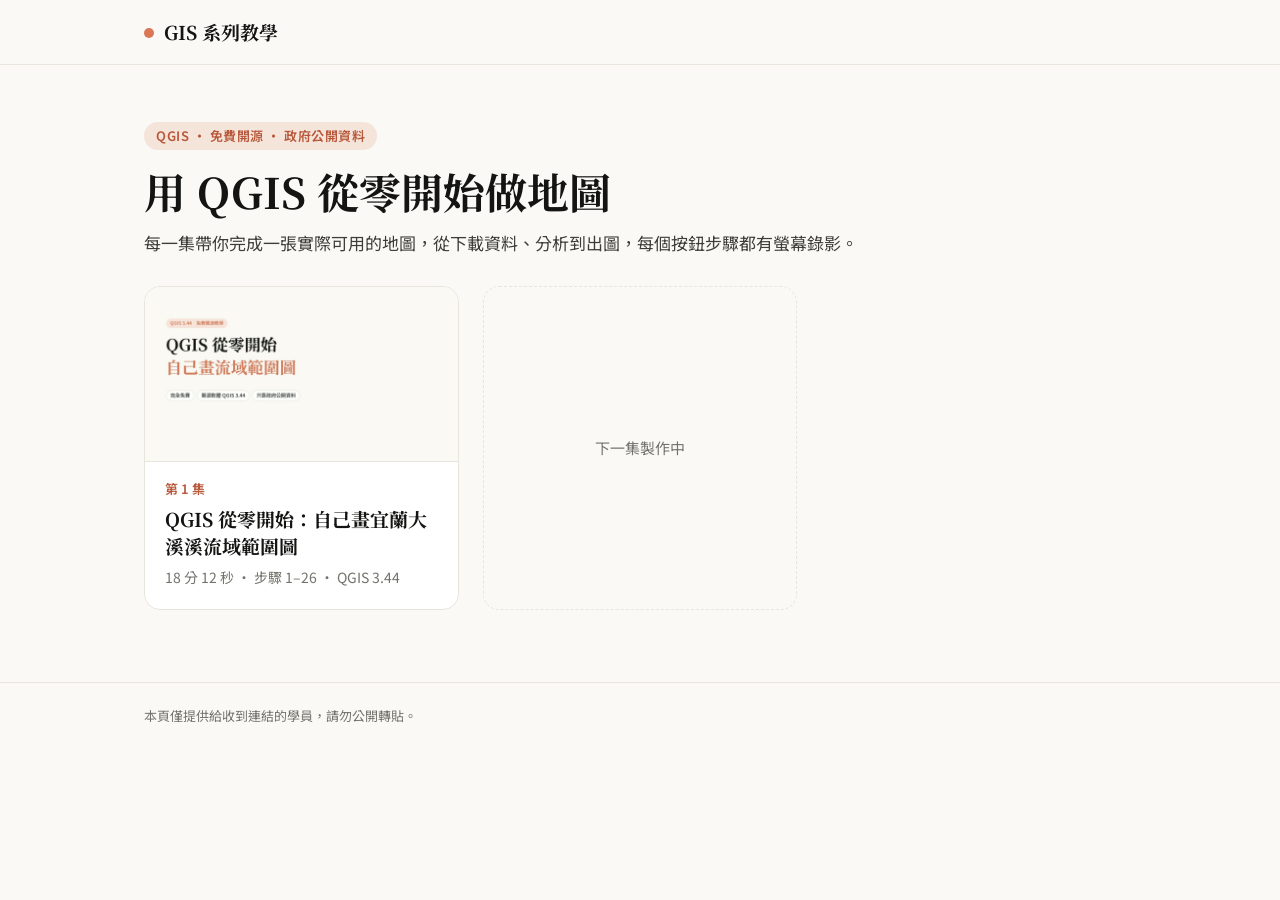
<file: qqcyImNN0tmT/index.html>
<!DOCTYPE html>
<html lang="zh-Hant-TW">
<head>
<meta charset="utf-8">
<meta name="viewport" content="width=device-width, initial-scale=1">
<meta name="robots" content="noindex, nofollow, noarchive">
<meta name="referrer" content="no-referrer">
<title>GIS 系列教學</title>
<link rel="preconnect" href="https://fonts.googleapis.com">
<link rel="preconnect" href="https://fonts.gstatic.com" crossorigin>
<link href="https://fonts.googleapis.com/css2?family=Noto+Sans+TC:wght@400;600;700&family=Noto+Serif+TC:wght@600;700&display=swap" rel="stylesheet">
<link rel="stylesheet" href="../assets/site.css">
</head>
<body>
<header class="site"><div class="wrap"><a class="brand" href="./">GIS 系列教學</a></div></header>

<main class="wrap">
  <section class="hero">
    <span class="kicker">QGIS · 免費開源 · 政府公開資料</span>
    <h1>用 QGIS 從零開始做地圖</h1>
    <p class="lead">每一集帶你完成一張實際可用的地圖，從下載資料、分析到出圖，每個按鈕步驟都有螢幕錄影。</p>
  </section>

  <section class="grid">
    <!-- 新增一集：複製下面這個 <a class="card">，改連結、封面、標題 -->
    <a class="card" href="v01/">
      <img src="../assets/v01-poster.jpg" alt="QGIS 從零開始：自己畫流域範圍圖" loading="lazy">
      <div class="body">
        <div class="ep">第 1 集</div>
        <h3>QGIS 從零開始：自己畫宜蘭大溪溪流域範圍圖</h3>
        <div class="meta">18 分 12 秒 · 步驟 1–26 · QGIS 3.44</div>
      </div>
    </a>
    <div class="card soon">下一集製作中</div>
  </section>
</main>

<footer class="site"><div class="wrap">本頁僅提供給收到連結的學員，請勿公開轉貼。</div></footer>
</body>
</html>
</file>
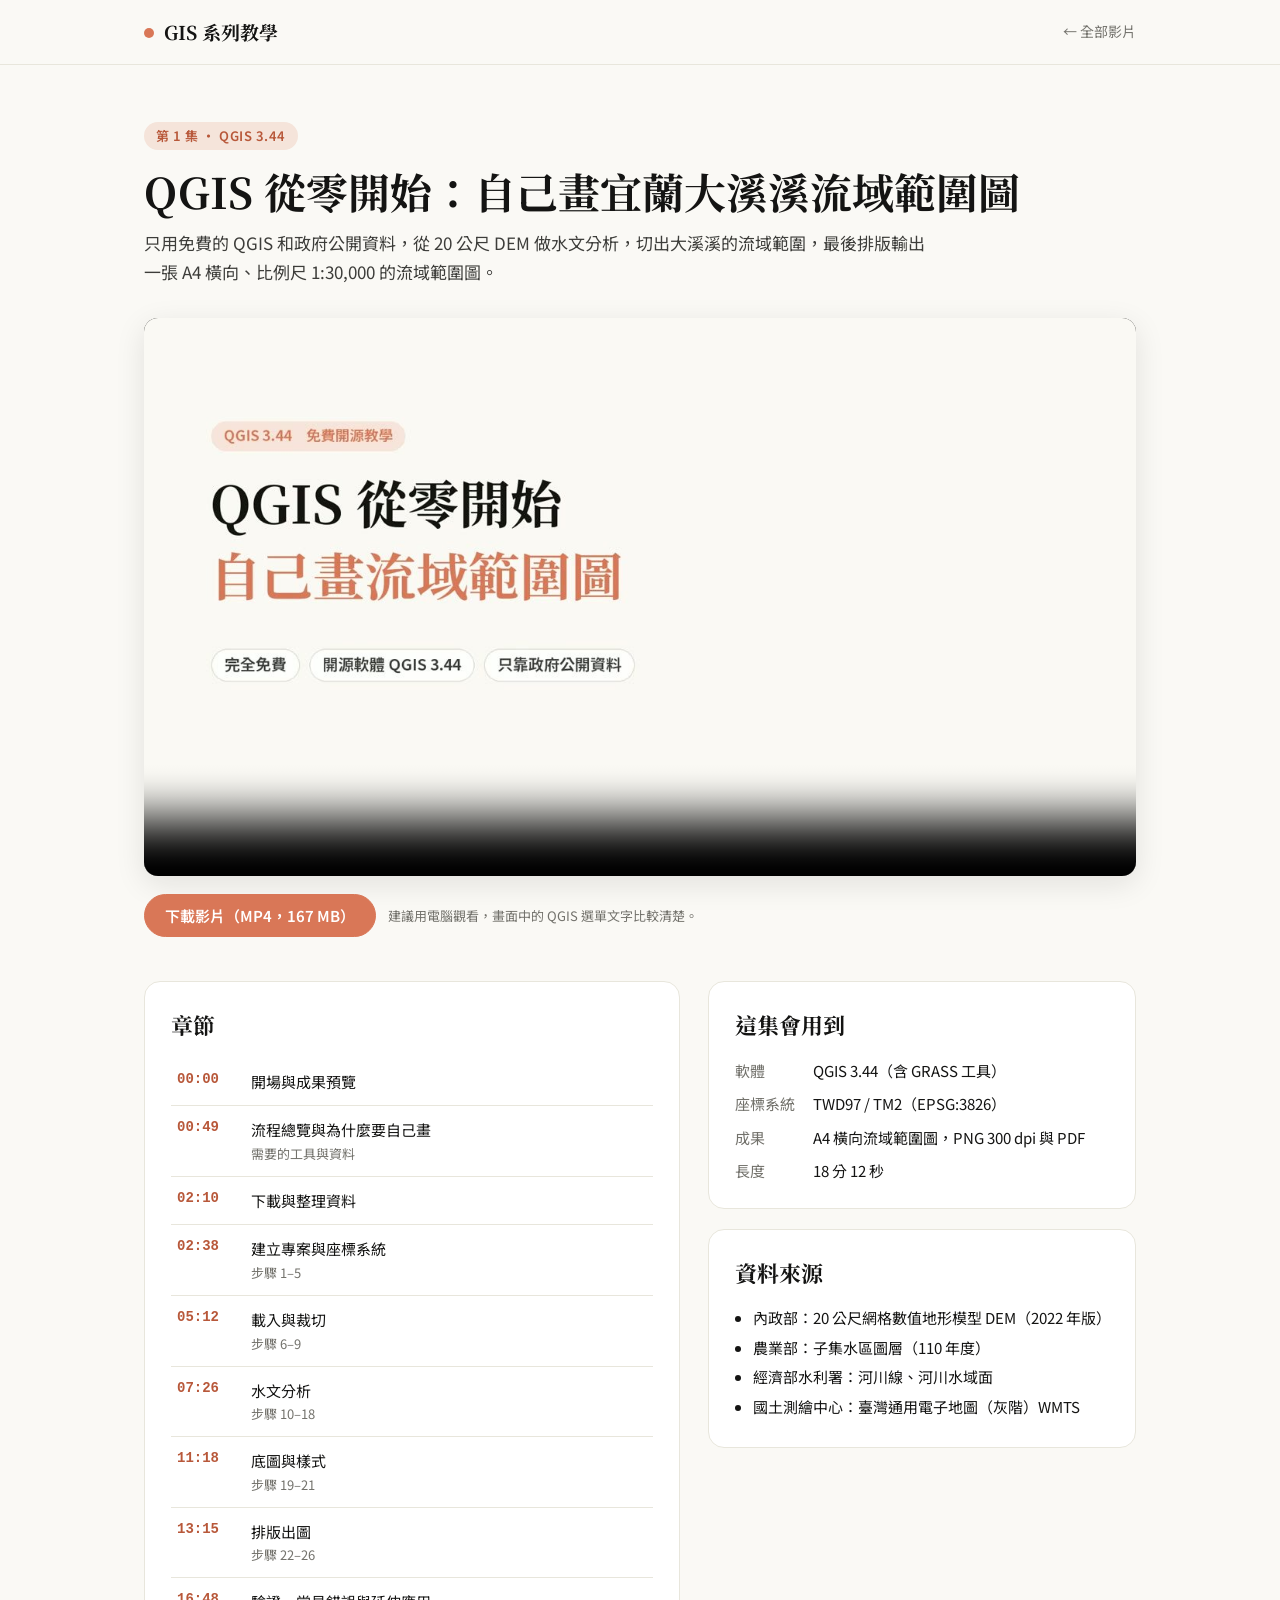
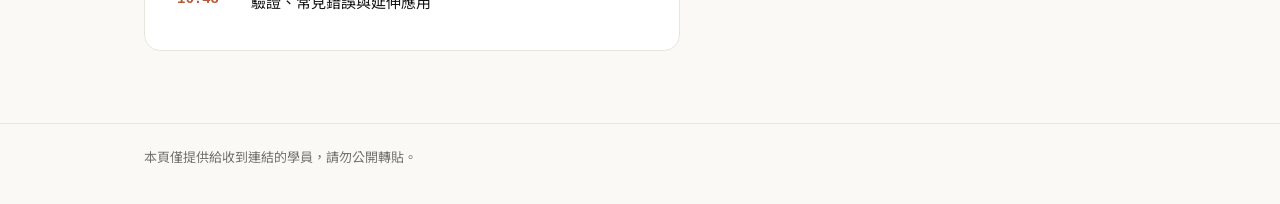
<file: qqcyImNN0tmT/v01/index.html>
<!DOCTYPE html>
<html lang="zh-Hant-TW">
<head>
<meta charset="utf-8">
<meta name="viewport" content="width=device-width, initial-scale=1">
<meta name="robots" content="noindex, nofollow, noarchive">
<meta name="referrer" content="no-referrer">
<title>第 1 集｜QGIS 從零開始：自己畫宜蘭大溪溪流域範圍圖</title>
<link rel="preconnect" href="https://fonts.googleapis.com">
<link rel="preconnect" href="https://fonts.gstatic.com" crossorigin>
<link href="https://fonts.googleapis.com/css2?family=Noto+Sans+TC:wght@400;600;700&family=Noto+Serif+TC:wght@600;700&display=swap" rel="stylesheet">
<link rel="stylesheet" href="../../assets/site.css">
</head>
<body>
<header class="site"><div class="wrap">
  <a class="brand" href="../">GIS 系列教學</a>
  <a class="nav-back" href="../">← 全部影片</a>
</div></header>

<main class="wrap">
  <section class="hero" style="padding-bottom:0">
    <span class="kicker">第 1 集 · QGIS 3.44</span>
    <h1>QGIS 從零開始：自己畫宜蘭大溪溪流域範圍圖</h1>
    <p class="lead">只用免費的 QGIS 和政府公開資料，從 20 公尺 DEM 做水文分析，切出大溪溪的流域範圍，最後排版輸出一張 A4 橫向、比例尺 1:30,000 的流域範圍圖。</p>
  </section>

  <section class="player">
    <video id="v" controls preload="metadata" playsinline poster="../../assets/v01-poster.jpg">
      <source src="https://github.com/A3218654/lessons/releases/download/v01/daxi-watershed-qgis.mp4" type="video/mp4">
      你的瀏覽器無法播放影片，請改用下方按鈕下載觀看。
    </video>
    <div class="actions">
      <a class="btn" href="https://github.com/A3218654/lessons/releases/download/v01/daxi-watershed-qgis.mp4" download>下載影片（MP4，167 MB）</a>
      <span class="note">建議用電腦觀看，畫面中的 QGIS 選單文字比較清楚。</span>
    </div>
  </section>

  <section class="cols">
    <div class="panel">
      <h2>章節</h2>
      <ol class="chapters" id="chapters">
        <li><button data-t="0"><span class="t">00:00</span><span class="n">開場與成果預覽</span></button></li>
        <li><button data-t="49"><span class="t">00:49</span><span class="n">流程總覽與為什麼要自己畫<span class="s">需要的工具與資料</span></span></button></li>
        <li><button data-t="130"><span class="t">02:10</span><span class="n">下載與整理資料</span></button></li>
        <li><button data-t="158"><span class="t">02:38</span><span class="n">建立專案與座標系統<span class="s">步驟 1–5</span></span></button></li>
        <li><button data-t="312"><span class="t">05:12</span><span class="n">載入與裁切<span class="s">步驟 6–9</span></span></button></li>
        <li><button data-t="446"><span class="t">07:26</span><span class="n">水文分析<span class="s">步驟 10–18</span></span></button></li>
        <li><button data-t="678"><span class="t">11:18</span><span class="n">底圖與樣式<span class="s">步驟 19–21</span></span></button></li>
        <li><button data-t="795"><span class="t">13:15</span><span class="n">排版出圖<span class="s">步驟 22–26</span></span></button></li>
        <li><button data-t="1008"><span class="t">16:48</span><span class="n">驗證、常見錯誤與延伸應用</span></button></li>
      </ol>
    </div>

    <div>
      <div class="panel">
        <h2>這集會用到</h2>
        <dl class="facts">
          <dt>軟體</dt><dd>QGIS 3.44（含 GRASS 工具）</dd>
          <dt>座標系統</dt><dd>TWD97 / TM2（EPSG:3826）</dd>
          <dt>成果</dt><dd>A4 橫向流域範圍圖，PNG 300 dpi 與 PDF</dd>
          <dt>長度</dt><dd>18 分 12 秒</dd>
        </dl>
      </div>
      <div class="panel">
        <h2>資料來源</h2>
        <ul class="src">
          <li>內政部：20 公尺網格數值地形模型 DEM（2022 年版）</li>
          <li>農業部：子集水區圖層（110 年度）</li>
          <li>經濟部水利署：河川線、河川水域面</li>
          <li>國土測繪中心：臺灣通用電子地圖（灰階）WMTS</li>
        </ul>
      </div>
    </div>
  </section>
</main>

<footer class="site"><div class="wrap">本頁僅提供給收到連結的學員，請勿公開轉貼。</div></footer>

<script>
  const v = document.getElementById('v');
  const btns = [...document.querySelectorAll('#chapters button')];
  btns.forEach(b => b.addEventListener('click', () => {
    v.currentTime = +b.dataset.t;
    v.play();
    v.scrollIntoView({ behavior: 'smooth', block: 'center' });
  }));
  v.addEventListener('timeupdate', () => {
    let cur = 0;
    btns.forEach((b, i) => { if (v.currentTime >= +b.dataset.t) cur = i; });
    btns.forEach((b, i) => b.classList.toggle('on', i === cur));
  });
</script>
</body>
</html>
</file>
<file: assets/site.css>
:root {
  --ivory: #FAF9F5;
  --paper: #FFFFFF;
  --ink: #141413;
  --ink2: #3D3D3A;
  --muted: #73726C;
  --line: #E8E6DC;
  --clay: #D97757;
  --clay-deep: #B8583A;
  --clay-soft: #F5E4DA;
  --serif: "Noto Serif TC", "Songti TC", serif;
  --sans: "Noto Sans TC", "PingFang TC", "Microsoft JhengHei", sans-serif;
}
* { box-sizing: border-box; }
html { background: var(--ivory); }
body { margin: 0; color: var(--ink); font-family: var(--sans); line-height: 1.7; -webkit-font-smoothing: antialiased; }
a { color: var(--clay-deep); }
.wrap { max-width: 1040px; margin: 0 auto; padding: 0 24px; }

header.site { border-bottom: 1px solid var(--line); }
header.site .wrap { display: flex; align-items: center; justify-content: space-between; height: 64px; }
.brand { font-family: var(--serif); font-weight: 700; font-size: 19px; color: var(--ink); text-decoration: none; }
.brand::before { content: ""; display: inline-block; width: 10px; height: 10px; border-radius: 50%; background: var(--clay); margin-right: 10px; vertical-align: 2px; }
.nav-back { font-size: 14px; color: var(--muted); text-decoration: none; }
.nav-back:hover { color: var(--clay-deep); }

.kicker { display: inline-block; font-size: 13px; font-weight: 600; letter-spacing: .04em; color: var(--clay-deep); background: var(--clay-soft); padding: 3px 12px; border-radius: 999px; }
h1 { font-family: var(--serif); font-weight: 700; font-size: clamp(28px, 4.2vw, 42px); line-height: 1.3; margin: 14px 0 10px; }
h2 { font-family: var(--serif); font-weight: 700; font-size: 22px; margin: 0 0 14px; }
.lead { color: var(--ink2); font-size: 17px; max-width: 46em; margin: 0; }

.hero { padding: 56px 0 28px; }
.grid { display: grid; grid-template-columns: repeat(auto-fill, minmax(300px, 1fr)); gap: 24px; padding-bottom: 72px; }
.card { display: block; background: var(--paper); border: 1px solid var(--line); border-radius: 16px; overflow: hidden; text-decoration: none; color: inherit; transition: transform .15s, box-shadow .15s; }
.card:hover { transform: translateY(-3px); box-shadow: 0 10px 28px rgba(20, 20, 19, .08); }
.card img { display: block; width: 100%; aspect-ratio: 16 / 9; object-fit: cover; border-bottom: 1px solid var(--line); }
.card .body { padding: 16px 20px 20px; }
.card .ep { font-size: 13px; color: var(--clay-deep); font-weight: 600; }
.card h3 { font-family: var(--serif); font-size: 19px; margin: 4px 0 6px; line-height: 1.45; }
.card .meta { font-size: 14px; color: var(--muted); }
.card.soon { border-style: dashed; background: transparent; display: grid; place-items: center; min-height: 240px; color: var(--muted); font-size: 15px; }
.card.soon:hover { transform: none; box-shadow: none; }

.player { padding: 32px 0 8px; }
.player video { display: block; width: 100%; aspect-ratio: 16 / 9; background: #000; border-radius: 14px; box-shadow: 0 8px 30px rgba(20, 20, 19, .10); }
.actions { display: flex; flex-wrap: wrap; gap: 12px; align-items: center; margin: 18px 0 0; }
.btn { display: inline-flex; align-items: center; gap: 8px; font: 600 15px var(--sans); padding: 10px 20px; border-radius: 999px; text-decoration: none; border: 1px solid var(--clay); background: var(--clay); color: #fff; cursor: pointer; }
.btn:hover { background: var(--clay-deep); border-color: var(--clay-deep); }
.btn.ghost { background: transparent; color: var(--clay-deep); }
.btn.ghost:hover { background: var(--clay-soft); }
.note { font-size: 13px; color: var(--muted); }

.cols { display: grid; grid-template-columns: 1.25fr 1fr; gap: 28px; padding: 36px 0 72px; }
@media (max-width: 820px) { .cols { grid-template-columns: 1fr; } }
.panel { background: var(--paper); border: 1px solid var(--line); border-radius: 16px; padding: 24px 26px; }
.chapters { list-style: none; margin: 0; padding: 0; }
.chapters li + li { border-top: 1px solid var(--line); }
.chapters button { all: unset; box-sizing: border-box; display: grid; grid-template-columns: 64px 1fr; gap: 10px; width: 100%; padding: 11px 6px; cursor: pointer; border-radius: 8px; }
.chapters button:hover, .chapters button.on { background: var(--clay-soft); }
.chapters .t { font: 600 14px ui-monospace, "Cascadia Mono", Consolas, monospace; color: var(--clay-deep); padding-top: 2px; }
.chapters .n { font-size: 15px; }
.chapters .s { display: block; font-size: 13px; color: var(--muted); }
dl.facts { margin: 0; display: grid; grid-template-columns: auto 1fr; gap: 8px 18px; font-size: 15px; }
dl.facts dt { color: var(--muted); }
dl.facts dd { margin: 0; }
.panel + .panel { margin-top: 20px; }
ul.src { margin: 0; padding-left: 1.2em; font-size: 15px; }
ul.src li { margin: 4px 0; }

footer.site { border-top: 1px solid var(--line); padding: 22px 0 36px; font-size: 13px; color: var(--muted); }
</file>
